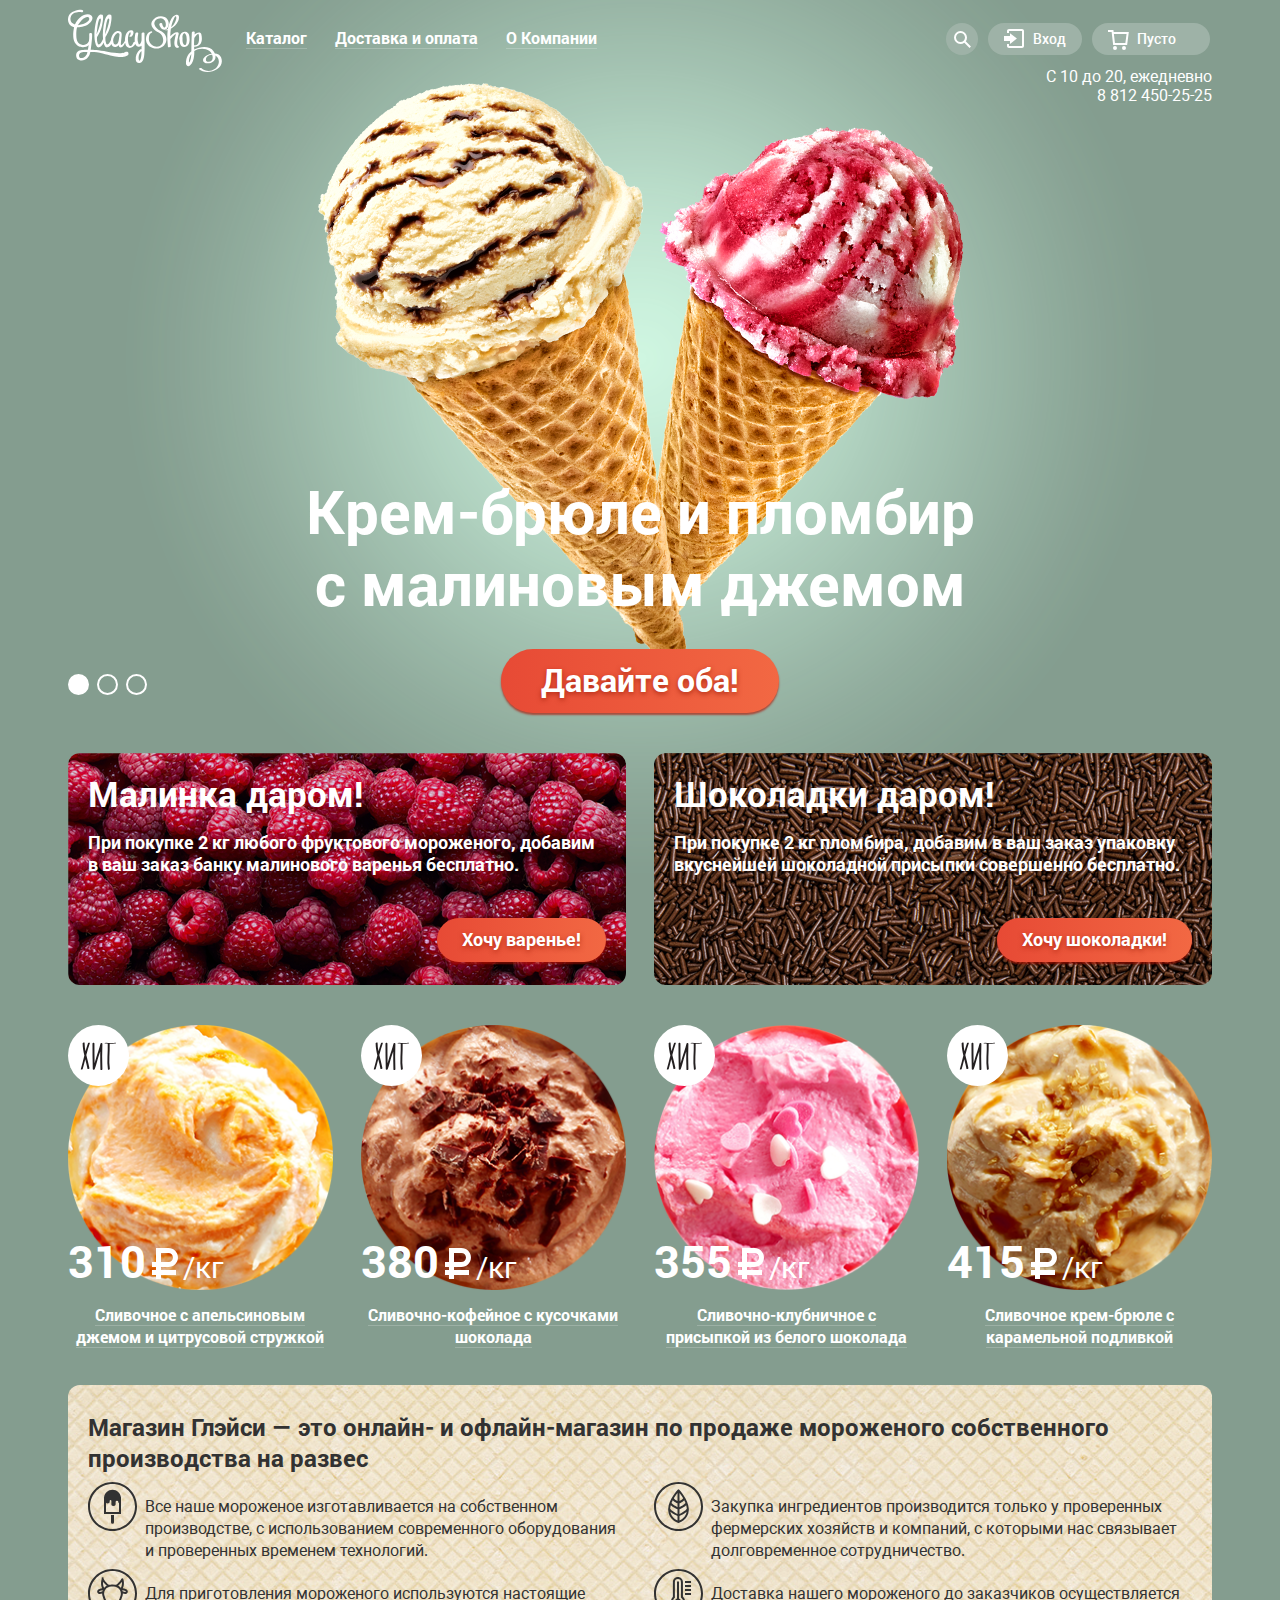
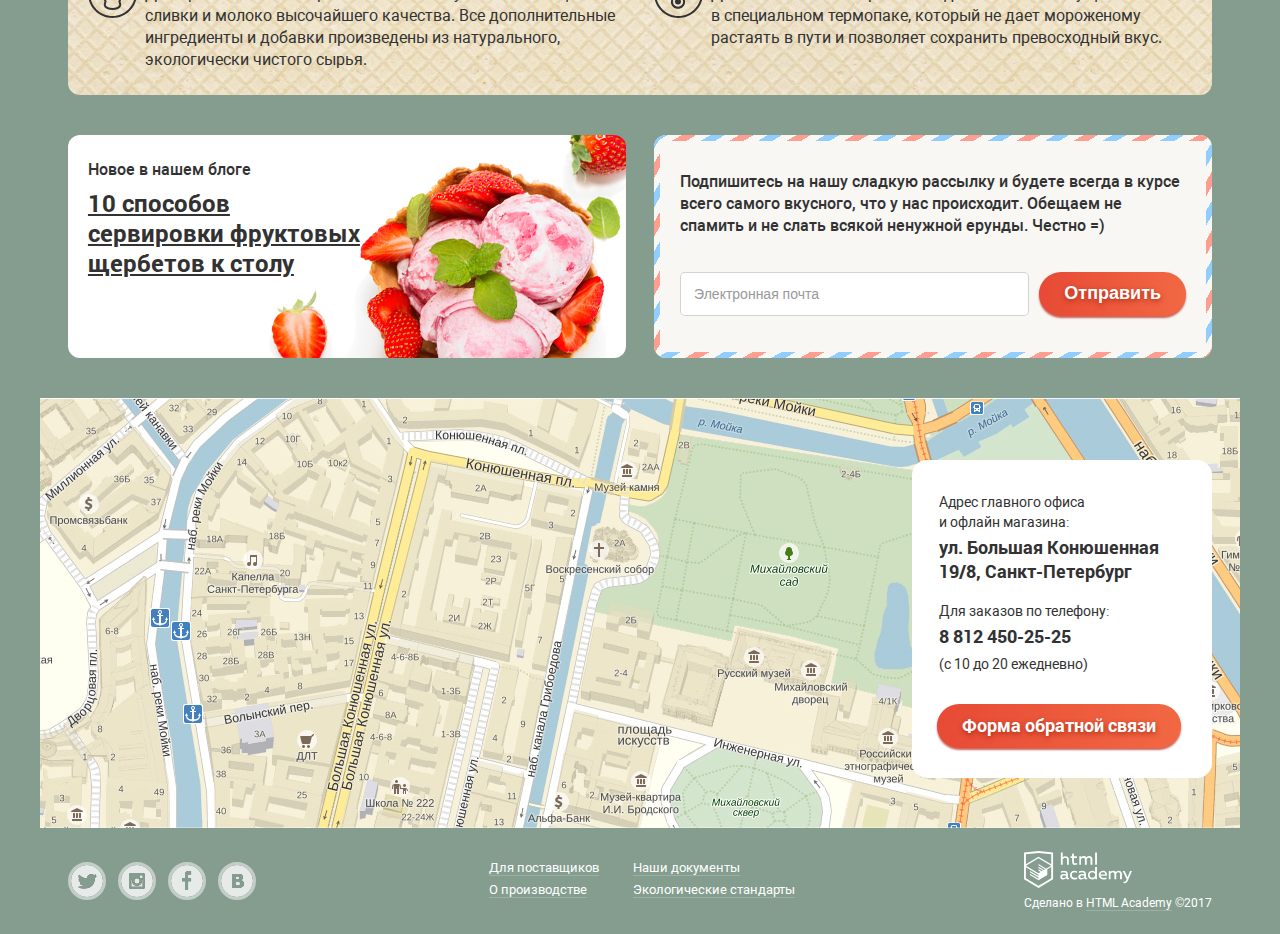
<file: index.html>
<!DOCTYPE html>
<html lang="ru">
  <head>
    <meta charset="utf-8">
    <title>HTML Academy: Глейси</title>
    <link rel="stylesheet" href="css/normalize.css">
    <link rel="stylesheet" href="css/style.css">
  </head>
  <body>
    <input type="radio" name="toggle-slider" id="btn-1" checked>
    <input type="radio" name="toggle-slider" id="btn-2">
    <input type="radio" name="toggle-slider" id="btn-3">
    <div class="site-wrapper">
      <div class="site-container">
        <div class="site-inner">
          <header class="page-header">
            <a class="page-header__logo" tabindex="0">
              <img class="page-header__logo-image" src="img/svg-gllacy/logo.svg" alt="логотип магазина мороженого Gllacy" width="154" height="64">
            </a>

            <div class="header-menu-wrapper">

              <nav class="main-nav">
                <ul class="main-nav__list">
                  <li class="main-nav__item  main-nav__item--catalog">
                    <a class="main-nav__link" href="#">
                    <span class="bordered">Каталог</span>
                  </a>
                    <ul class="sub-menu">
                      <li class="sub-menu__item">
                        <a class="sub-menu__link  sub-menu__link--group-title">
                        <span class="">Новинки</span>
                      </a>
                      </li>
                      <li class="sub-menu__item">
                        <a class="sub-menu__link" href="catalog-creamy.html">Сливочное</a>
                      </li>
                      <li class="sub-menu__item">
                        <a class="sub-menu__link" href="#">Щербеты</a>
                      </li>
                      <li class="sub-menu__item">
                        <a class="sub-menu__link" href="#">Фруктовый лед</a>
                      </li>
                      <li class="sub-menu__item">
                        <a class="sub-menu__link" href="#">Мелорин</a>
                      </li>
                    </ul>
                  </li>
                  <li class="main-nav__item">
                    <a class="main-nav__link" href="#">
                    <span class="bordered">Доставка и оплата</span>
                  </a>
                  </li>
                  <li class="main-nav__item">
                    <a class="main-nav__link" href="#">
                      <span class="bordered">О Компании</span>
                    </a>
                  </li>
                </ul>
              </nav>

              <ul class="user-menu">
                <li class="user-menu__item  user-menu__item--search">
                  <a class="user-menu__link" href="#">
                    <span class="visually-hidden">Поиск по сайту</span>
                    <svg class="loupe-icon" xmlns="http://www.w3.org/2000/svg" xmlns:xlink="http://www.w3.org/1999/xlink" width="17" height="17" viewBox="0 0 17 17"  fill="#ffffff">
                      <path d="M16.958 15.527L11.75 10.32A6.455 6.455 0 0 0 13 6.5 6.5 6.5 0 1 0 6.5 13a6.465 6.465 0 0 0 3.839-1.263l5.205 5.204 1.414-1.414zM6.5 11C4.019 11 2 8.981 2 6.5S4.019 2 6.5 2 11 4.019 11 6.5 8.981 11 6.5 11z"/>
                    </svg>
                  </a>
                  <form class="form form--search" action="https://echo.htmlacademy.ru" method="post">
                    <label class="visually-hidden" for="search">Поле поиска по сайту</label>
                    <input class="form__input" type="search" id="search" name="search" placeholder="Что ищем?">
                  </form>
                </li>
                <li class="user-menu__item user-menu__item--login">
                  <a class="user-menu__link user-menu__link--login" href="#">
                    <svg xmlns="http://www.w3.org/2000/svg" xmlns:xlink="http://www.w3.org/1999/xlink" width="21" height="19" viewBox="0 0 21 19" fill="#ffffff">
                      <g><path d="M6 14.875L12.917 9.5 6 4.125v2.917H-.042v4.917H6z"/><path d="M18 0H5C3.9 0 3 .9 3 2v2h2V2h13v15H5v-2H3v2c0 1.1.9 2 2 2h13c1.1 0 2-.9 2-2V2c0-1.1-.9-2-2-2z"/></g>
                    </svg>
                    Вход
                  </a>
                  <form class="form form--login" action="https://echo.htmlacademy.ru" method="post">
                    <p class="form__field">
                      <label for="user-email" class="visually-hidden"></label>
                      <input class="form__input" id="login-user-email" type="email" name="user-email" placeholder="Электронная почта">
                    </p>
                    <p class="form__field">
                      <label for="user-password" class="visually-hidden"></label>
                      <input class="form__input" id="login-user-password" type="password" name="password" placeholder="Пароль">
                    </p>
                    <button class="btn" type="submit">Войти</button>
                    <p class="form__links">
                      <a href="#" class="form__link link-black">
                        <span class="bordered-black">Забыли пароль?</span>
                      </a>
                      <a href="#" class="form__link link-black">
                      <span class="bordered-black">Новая регистрация</span></a>
                    </p>
                  </form>
                </li>
                <li class="user-menu__item user-menu__item--cart user-menu__item--cart-empty">
                  <a class="user-menu__link" href="#">
                    Пусто
                  </a>
                </li>
              </ul>
            </div>

            <div class="page-header__info">
              <span class="page-header__time">С 10 до 20, ежедневно</span>
              <span class="page-header__phone">8 812 450-25-25</span>
            </div>
          </header>
        </div>

        <main class="page-main">
          <h1 class="page-main__title visually-hidden">Магазин мороженого GLLACY</h1>
          <div class="site-inner">
            <section class="slider">
              <h2 class="slider__title visually-hidden">Рекомендуем попробовать!</h2>
              <div class="slide slide__first" id="slide1">
                <div class="slide__title">Крем-брюле и пломбир с малиновым джемом</div>
                <a href="" class="slide__btn btn">Давайте оба!</a>
              </div>
              <div class="slide slide__second" id="slide2">
                <div class="slide__title">Шоколадный пломбир и лимонный сорбет </div>
                <a href="" class="slide__btn btn">Давайте оба!</a>
              </div>
              <div class="slide slide__third" id="slide3">
                <div class="slide__title">Пломбир с помадкой и клубничный щербет</div>
                <a href="" class="slide__btn btn">Давайте оба!</a>
              </div>
              <div class="slider__controls">
                <label for="btn-1"></label>
                <label for="btn-2"></label>
                <label for="btn-3"></label>
              </div>
            </section>

            <section class="banners-block row">
              <h2 class="banners-block__title visually-hidden">свежие предложения</h2>
              <section class="banner banner--raspberry col-2">
                <h2 class="banner__title">Малинка даром!</h2>
                <p class="banner__text">При покупке 2 кг любого фруктового мороженого, добавим в ваш заказ банку малинового варенья бесплатно.</p>
                <a href="#" class="banner__order btn">Хочу варенье!</a>
              </section>

              <section class="banner banner--chocolate col-2">
                <h2 class="banner__title">Шоколадки даром!</h2>
                <p class="banner__text">При покупке 2 кг пломбира, добавим в ваш заказ упаковку вкуснейшей шоколадной присыпки  совершенно бесплатно.</p>
                <a href="#" class="banner__order btn">Хочу шоколадки!</a>
              </section>
            </section>

            <section class="top-products">
              <h2 class="top-products__title visually-hidden">топ-продаж</h2>
              <ul class="top-products__list row">
                <li class="product col-4">
                  <h3 class="product__title">
                    <a class="product__link link-white" href="catalog-creamy.html">
                      <span class="bordered">Сливочное с апельсиновым джемом и цитрусовой стружкой</span>
                    </a>
                  </h3>
                  <div class="product__descr">
                    <img class="product__image" src="img/creamy-orange.png" width="267" height="267" alt="Сливочное с апельсиновым джемом и цитрусовой стружкой">
                    <p class="product__flag">
                      <img src="img/svg-gllacy/hit.svg" width="61" height="61" alt="хит">
                    </p>
                    <p class="product__price">
                      <b>310</b>
                      <span>/кг</span>
                    </p>
                  </div>
                  <div class="product__hover">
                    <a href="#" class="product__btn btn">Быстрый просмотр</a>
                  </div>
                </li>
                <li class="product col-4">
                  <h3 class="product__title">
                    <a class="product__link link-white" href="catalog-creamy.html">
                      <span class="bordered">Сливочно-кофейное с кусочками шоколада</span>
                    </a>
                  </h3>
                  <div class="product__descr">
                    <img class="product__image" src="img/creamy-coffee.png" width="267" height="267" alt="Сливочно-кофейное с кусочками шоколада">
                    <p class="product__flag">
                      <img src="img/svg-gllacy/hit.svg" width="61" height="61" alt="хит">
                    </p>
                    <p class="product__price">
                      <b>380</b>
                      <span>/кг</span>
                    </p>
                  </div>
                  <div class="product__hover">
                    <a href="#" class="product__btn btn">Быстрый просмотр</a>
                  </div>
                </li>
                <li class="product col-4">
                  <h3 class="product__title">
                    <a class="product__link link-white" href="catalog-creamy.html">
                      <span class="bordered">Сливочно-клубничное с присыпкой из белого шоколада</span>
                    </a>
                  </h3>
                  <div class="product__descr">
                    <img class="product__image" src="img/creamy-strawberry.png" width="267" height="267" alt="Сливочно-клубничное с присыпкой из белого шоколада">
                    <p class="product__flag">
                      <img src="img/svg-gllacy/hit.svg" width="61" height="61" alt="хит">
                    </p>
                    <p class="product__price">
                      <b>355</b>
                      <span>/кг</span>
                    </p>
                  </div>
                  <div class="product__hover">
                    <a href="#" class="product__btn btn">Быстрый просмотр</a>
                  </div>
                </li>
                <li class="product col-4">
                  <h3 class="product__title">
                    <a class="product__link link-white" href="catalog-creamy.html">
                      <span class="bordered">Сливочное крем-брюле с карамельной подливкой</span>
                    </a>
                  </h3>
                  <div class="product__descr">
                    <img class="product__image" src="img/creamy-caramel.png" width="267" height="267" alt="Сливочное крем-брюле с карамельной подливкой">
                    <p class="product__flag">
                      <img src="img/svg-gllacy/hit.svg" width="61" height="61" alt="хит">
                    </p>
                    <p class="product__price">
                      <b>415</b>
                      <span>/кг</span>
                    </p>
                  </div>
                  <div class="product__hover">
                    <a href="#" class="product__btn btn">Быстрый просмотр</a>
                  </div>
                </li>
              </ul>
            </section>

            <section class="features">
              <h2 class="features__heading visually-hidden">наши преимущества</h2>
              <p class="features__lead"><b>Магазин Глэйси — это онлайн- и офлайн-магазин по продаже мороженого собственного производства на развес</b></p>
              <ul class="features__list row">
                <li class="features__item  features__item--techno col-2">Все наше мороженое изготавливается на собственном производстве, с использованием современного оборудования и проверенных временем технологий.</li>
                <li class="features__item  features__item--eco col-2">Закупка ингредиентов  производится только у проверенных фермерских хозяйств и компаний, с которыми нас связывает долговременное сотрудничество.</li>
                <li class="features__item  features__item--farm col-2">Для приготовления мороженого используются настоящие сливки и молоко высочайшего качества. Все дополнительные ингредиенты и добавки произведены из натурального, экологически чистого сырья. </li>
                <li class="features__item  features__item--termo col-2">Доставка нашего мороженого до заказчиков осуществляется в специальном термопаке, который не дает мороженому растаять в пути и позволяет сохранить превосходный вкус.</li>
              </ul>
            </section>

            <div class="news-container row">
              <section class="news col-2">
                <h2 class="news__heading">Новое в нашем блоге</h2>
                <p class="news__theme">10 способов сервировки фруктовых щербетов к столу</p>
              </section>

              <section class="subscribe col-2">
                <h2 class="subscribe__title visually-hidden">Подписка на рассылку</h2>
                <div class="subscribe__container">
                  <p class="subscribe__text">Подпишитесь на нашу сладкую рассылку и будете всегда в курсе всего самого вкусного, что у нас происходит. Обещаем не спамить и не слать всякой ненужной ерунды. Честно =)</p>
                  <form class="subscribe__form form" action="https://echo.htmlacademy.ru" method="post">
                    <p class="form__field">
                      <label for="ss-email"></label>
                      <input class="email__input form__input" type="email" id="ss-email" name="ss-email" placeholder="Электронная почта">
                    </p>
                    <button class="email__submit btn">Отправить</button>
                  </form>
                </div>

              </section>
            </div>

          </div>

          <section class="contacts">
            <h2 class="contacts__title visually-hidden">Контакты</h2>
            <div class="map">
              <iframe src="https://www.google.com/maps/embed?pb=!1m18!1m12!1m3!1d1998.5991043651616!2d30.320894616081986!3d59.938794181876204!2m3!1f0!2f0!3f0!3m2!1i1024!2i768!4f13.1!3m3!1m2!1s0x4696310fca5ba729%3A0xea9c53d4493c879f!2z0JHQvtC70YzRiNCw0Y8g0JrQvtC90Y7RiNC10L3QvdCw0Y8g0YPQuy4sIDE5LCDQodCw0L3QutGCLdCf0LXRgtC10YDQsdGD0YDQsywgMTkxMTg2!5e0!3m2!1sru!2sru!4v1510158875766" width="1200" height="430" allowfullscreen></iframe>
              <p>
                <img class="map__image" src="img/map.jpg" alt="расположение на карте магазина Gllacy" width="1200" height="430">
              </p>
            </div>

            <section class="feedback">
              <h2 class="feedback__title visually-hidden">Обратная связь</h2>
              <table class="feedback__text">
                <tr class="feedback__address">
                  <td class="feedback__field">Адрес главного офиса и&nbsp;офлайн магазина:</td>
                  <td class="feedback__data">ул. Большая Конюшенная 19/8, Санкт-Петербург</td>
                </tr>
                <tr class="feedback__phone">
                  <td class="feedback__field">Для заказов по телефону:</td>
                  <td class="feedback__data">8 812 450-25-25<span>(с 10 до 20 ежедневно)</span></td>
                </tr>
              </table>
              <a href="#" class="feedback__link btn">Форма обратной связи</a>
            </section>
          </section>

        </main>

        <div class="site-inner">
          <footer class="page-footer row">
            <div class="social col-4">
              <a class="social__link social__link--tw" href="https://twitter.com/htmlacademy_ru" target="_blank" title="Наш Твитер">
                <span class="visually-hidden">Твитер</span>
                <svg xmlns="http://www.w3.org/2000/svg" width="32" height="32" viewBox="0 0 32 32" fill="currentColor">
                  <path d="M16 0C7.164 0 0 7.164 0 16c0 8.837 7.164 16 16 16 8.837 0 16-7.163 16-16 0-8.836-7.163-16-16-16zm7.944 12.809c-.251 6.516-3.463 10.832-10.992 10.702h-.486c-.447 0-4.543-.443-5.344-1.823 2.479.19 4.247-.406 5.12-1.136-1.048-.289-2.923-.461-3.251-2.848.384.104.618.221 1.299.113-1.307-.824-2.758-1.519-2.679-3.643.311.317 1.164.518 1.46.457-.768-.233-2.149-3.244-.974-4.781 1.984 1.79 4.075 3.482 7.804 3.643.227-2.214 1.24-3.699 3.168-4.325 1.84-.479 3.255.26 3.901 1.138.737-.224 1.453-.466 2.193-.685-.004.833-.569 1.463-.935 1.709.747.165 1.423-.475 1.423-.475-.184.963-1.094 1.725-1.707 1.954z"/>
                </svg>
              </a>
              <a class="social__link social__link--in" href="https://www.instagram.com/htmlacademy/" target="_blank" title="Наш Инстаграм">
                <span class="visually-hidden">Инстаграм</span>
                <svg xmlns="http://www.w3.org/2000/svg" width="32" height="32" viewBox="0 0 32 32" fill="currentColor">
                  <g>
                    <path d="M20.916 16a4.938 4.938 0 1 1-9.877 0c0-.394.051-.773.138-1.14h-.897v6.838h11.396V14.86h-.897c.086.367.137.746.137 1.14z"/><path d="M15.978 18.659c1.466 0 2.659-1.193 2.659-2.659s-1.193-2.659-2.659-2.659c-1.466 0-2.659 1.193-2.659 2.659s1.192 2.659 2.659 2.659zM18.637 10.302h3.039v3.039h-3.039z"/><path d="M16 0C7.164 0 0 7.164 0 16c0 8.837 7.164 16 16 16 8.837 0 16-7.163 16-16 0-8.836-7.163-16-16-16zm7.955 21.698a2.285 2.285 0 0 1-2.279 2.279H10.279A2.285 2.285 0 0 1 8 21.698V10.302a2.286 2.286 0 0 1 2.279-2.279h11.396a2.286 2.286 0 0 1 2.279 2.279v11.396z"/>
                  </g>
                </svg>
              </a>
              <a class="social__link social__link--fb" href="https://www.facebook.com/htmlacademy" target="_blank" title="Наш Фейсбук">
                <span class="visually-hidden">Фейсбук</span>
                <svg xmlns="http://www.w3.org/2000/svg" width="32" height="32" viewBox="0 0 32 32" fill="currentColor">
                  <path d="M16 0C7.164 0 0 7.163 0 16s7.164 16 16 16c8.837 0 16-7.164 16-16S24.837 0 16 0zm4.062 9.455h-3.021v3.444h3.021v3.445h-3.021v8.61H14.02v-8.61H11v-3.445h3.021V9.455c0-1.902 1.353-3.445 3.021-3.445h3.021v3.445z"/>
                </svg>
              </a>
              <a class="social__link social__link--vk" href="https://vk.com/htmlacademy_ru" target="_blank" title="Наш ВКонтакте">
                <span class="visually-hidden">Твитер</span>
                <svg xmlns="http://www.w3.org/2000/svg" width="32" height="32" viewBox="0 0 32 32" fill="currentColor">
                  <g><path d="M16.637 14.495c.402-.019.719-.082.951-.188.326-.145.54-.33.641-.559.101-.229.15-.496.15-.797 0-.232-.058-.465-.174-.697-.116-.232-.322-.405-.617-.517-.264-.1-.592-.155-.984-.165a76.242 76.242 0 0 0-1.652-.014h-.339v2.965h.565c.571 0 1.057-.009 1.459-.028zM18.118 17.084c-.282-.081-.672-.125-1.166-.132a127.97 127.97 0 0 0-1.55-.009h-.79v3.493h.264c1.014 0 1.74-.003 2.18-.009a3.2 3.2 0 0 0 1.212-.245c.377-.157.633-.364.774-.625s.214-.562.214-.9c0-.446-.088-.788-.261-1.03-.17-.241-.464-.423-.877-.543z"/><path d="M16 0C7.164 0 0 7.164 0 16c0 8.837 7.164 16 16 16 8.837 0 16-7.163 16-16 0-8.836-7.163-16-16-16zm6.602 20.531a3.73 3.73 0 0 1-1.124 1.327c-.552.415-1.161.71-1.823.886s-1.501.264-2.519.264h-6.121V8.987h5.443c1.13 0 1.957.038 2.48.113a5.126 5.126 0 0 1 1.561.5c.533.27.929.632 1.189 1.087.26.455.392.975.392 1.558 0 .678-.179 1.278-.536 1.795-.358.518-.863.92-1.517 1.208v.075c.917.182 1.642.559 2.179 1.13.537.571.807 1.325.807 2.261 0 .678-.138 1.283-.411 1.817z"/>
                  </g>
                </svg>
              </a>
            </div>

            <div class="page-footer__wrapper col-2">
              <ul class="about">
                <li class="about__item about__item__providers">
                  <a class="link-white" href="#">
                    <span class="bordered">Для поставщиков</span>
                  </a>
                </li>
                <li class="about__item">
                  <a class="link-white" href="#">
                    <span class="bordered">Наши документы</span>
                  </a>
                </li>
                <li class="about__item">
                  <a class="link-white" href="#">
                    <span class="bordered">О производстве</span>
                  </a>
                </li>
                <li class="about__item">
                  <a class="link-white" href="#">
                    <span class="bordered">Экологические стандарты</span>
                  </a>
                </li>
              </ul>
            </div>

            <div class="copyright col-4">
              <div class="copyright__inner">
                <a href="https://htmlacademy.ru/intensive/htmlcss" class="copyright__logo">
                <img class="copyright__image" src="img/svg-gllacy/logo-htmlacademy.svg" alt="Логотип HTMLAcademy" width="108" height="39">
                </a>
                <p class="copyright__text"> Сделано в
                  <a href="https://htmlacademy.ru/intensive/htmlcss" class="copyright__link link-white">
                    <span class="bordered">HTML Academy</span>
                  </a>
                  &copy;2017
                </p>
              </div>
            </div>
          </footer>
        </div>

      </div>

      <section class="modal modal--feedback">
        <h2 class="visually-hidden">Форма обратной связи</h2>
        <p class="modal__slogan"><b>Мы обязательно вам ответим!</b></p>
        <form class="form form-feedback" action="https://echo.htmlacademy.ru" method="post">
          <p class="form__field form-feedback__field">
            <label for="feedback-name"></label>
            <input class="form__input" type="text" id="feedback-name" name="user-name" placeholder="Как Вас зовут?" required>
          </p>
          <p class="form__field form-feedback__field">
            <label for="feedback-email"></label>
            <input class="form__input" type="user-email" id="feedback-email" name="email" placeholder="Ваша почта для ответа?" required>
          </p>
          <p class="form__field form-feedback__textarea">
            <label for="feedback-text"></label>
            <textarea class="form__input" id="feedback-text" name="letter" rows="6" placeholder="Напишите что-нибудь..." required></textarea>
          </p>
          <button class="btn form-feedback__btn" type="submit">Отправить</button>
        </form>
        <button class="modal__close" type="button" title="Закрыть">Закрыть</button>
      </section>

      <div class="overlay"></div>
    </div>

    <script src="js/script.js"></script>
  </body>
</html>
</file>
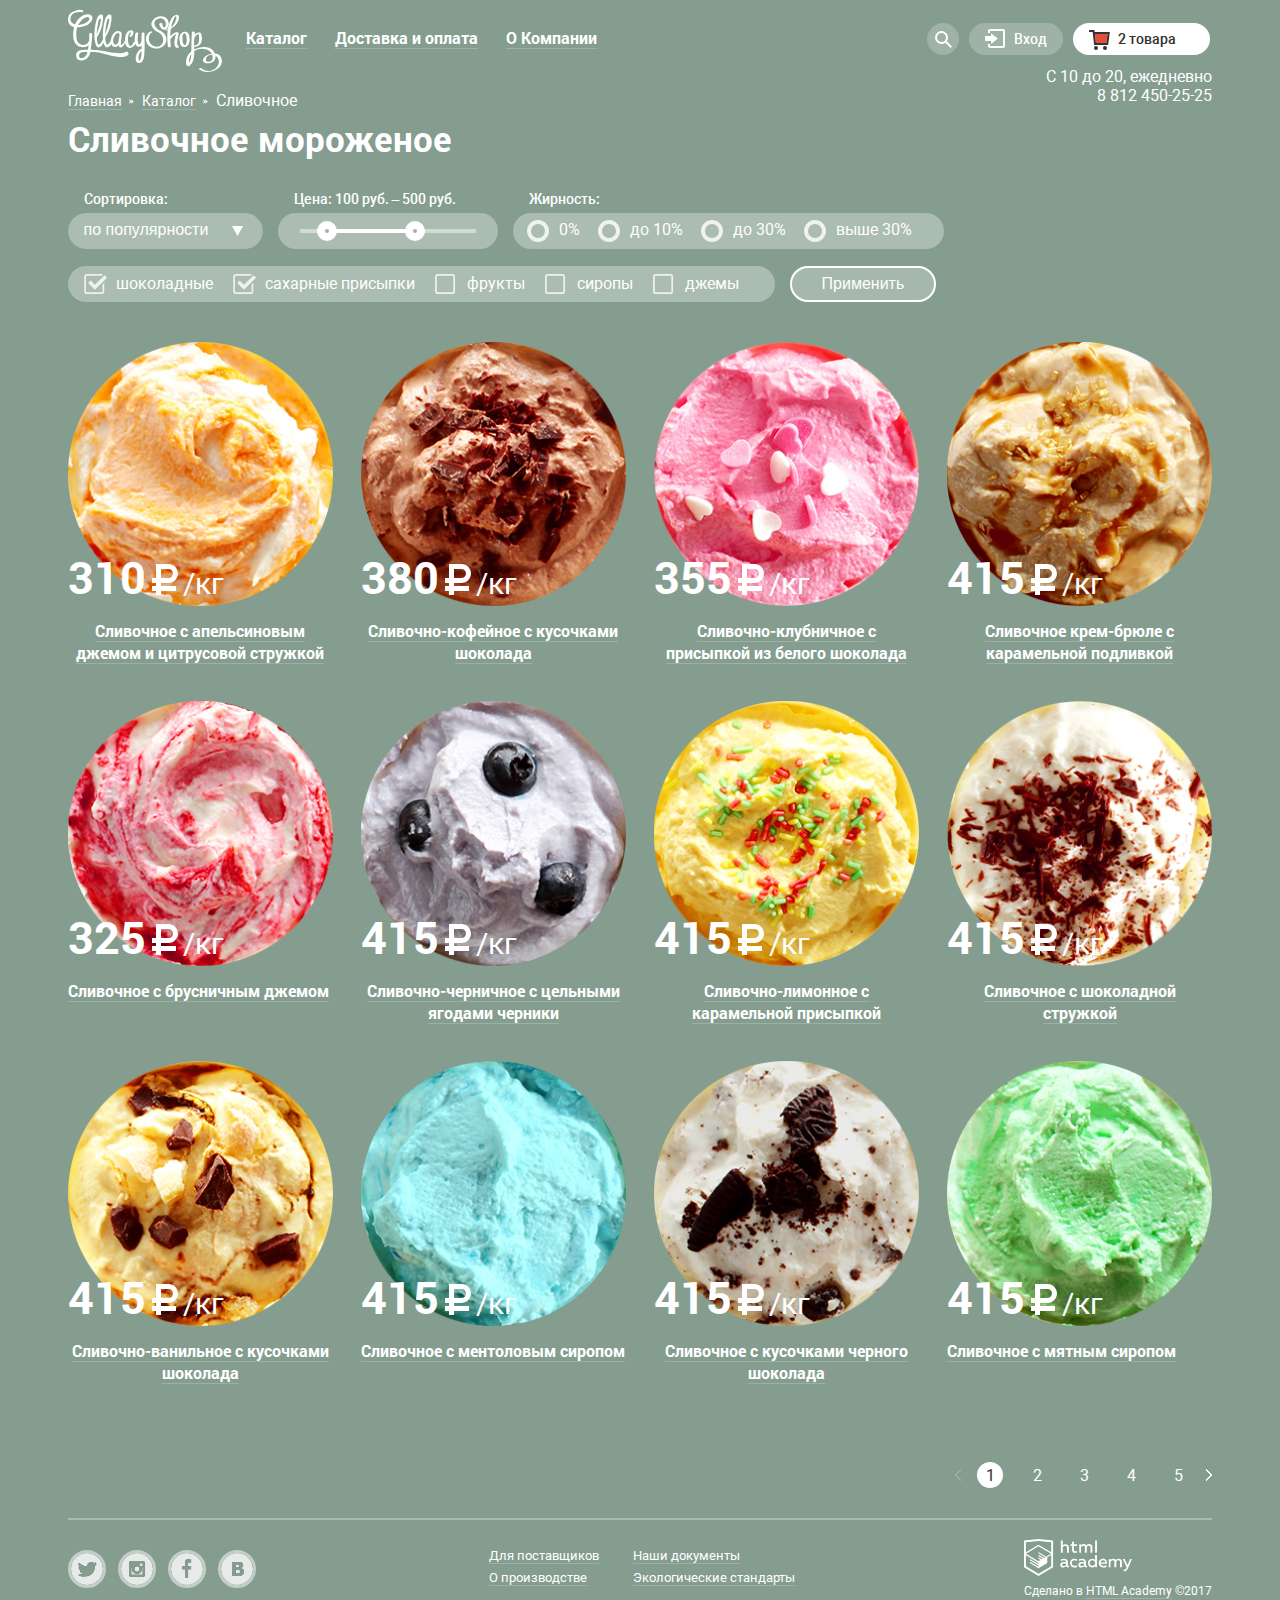
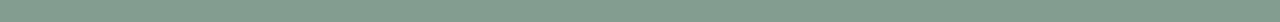
<file: catalog-creamy.html>
<!DOCTYPE html>
<html lang="ru">
  <head>
    <meta charset="UTF-8">
    <title>gllacy</title>
    <link rel="stylesheet" href="css/normalize.css">
    <link rel="stylesheet" href="css/style.css">
  </head>
  <body class="inner-page">
    <div class="site-wrapper">
      <div class="site-container">
        <div class="site-inner">
          <header class="page-header">
            <a class="page-header__logo" href="index.html">
              <img class="page-header__logo-image" src="img/svg-gllacy/logo.svg" alt="логотип магазина мороженого Gllacy" width="154" height="64">
            </a>

            <div class="header-menu-wrapper">

              <nav class="main-nav">
                <ul class="main-nav__list">
                  <li class="main-nav__item main-nav__item--catalog">
                    <a class="main-nav__link" href="#">
                    <span class="bordered">Каталог</span>
                  </a>
                    <ul class="sub-menu">
                      <li class="sub-menu__item">
                        <a class="sub-menu__link sub-menu__link--group-title">
                        <span class="bordered">Новинки</span>
                      </a>
                      </li>
                      <li class="sub-menu__item sub-menu__item--current">
                        <a class="sub-menu__link">Сливочное</a>
                      </li>
                      <li class="sub-menu__item">
                        <a class="sub-menu__link" href="#">Щербеты</a>
                      </li>
                      <li class="sub-menu__item">
                        <a class="sub-menu__link" href="#">Фруктовый лед</a>
                      </li>
                      <li class="sub-menu__item">
                        <a class="sub-menu__link" href="#">Мелорин</a>
                      </li>
                    </ul>
                  </li>
                  <li class="main-nav__item">
                    <a class="main-nav__link" href="#">
                    <span class="bordered">Доставка и оплата</span>
                  </a>
                  </li>
                  <li class="main-nav__item">
                    <a class="main-nav__link" href="#">
                      <span class="bordered">О Компании</span>
                    </a>
                  </li>
                </ul>
              </nav>

              <ul class="user-menu">
                <li class="user-menu__item user-menu__item--search">
                  <a class="user-menu__link" href="#">
                    <span class="visually-hidden">Поиск по сайту</span>
                    <svg class="loupe-icon" xmlns="http://www.w3.org/2000/svg" xmlns:xlink="http://www.w3.org/1999/xlink" width="17" height="17" viewBox="0 0 17 17"  fill="#ffffff">
                      <path d="M16.958 15.527L11.75 10.32A6.455 6.455 0 0 0 13 6.5 6.5 6.5 0 1 0 6.5 13a6.465 6.465 0 0 0 3.839-1.263l5.205 5.204 1.414-1.414zM6.5 11C4.019 11 2 8.981 2 6.5S4.019 2 6.5 2 11 4.019 11 6.5 8.981 11 6.5 11z"/>
                    </svg>
                  </a>
                  <form class="form form--search" action="https://echo.htmlacademy.ru" method="post">
                    <label class="visually-hidden" for="search">Поле поиска по сайту</label>
                    <input class="form__input" type="search" id="search" name="search" placeholder="Что ищем?">
                  </form>
                </li>
                <li class="user-menu__item user-menu__item--login">
                  <a class="user-menu__link user-menu__link--login" href="#">
                    <svg xmlns="http://www.w3.org/2000/svg" xmlns:xlink="http://www.w3.org/1999/xlink" width="21" height="19" viewBox="0 0 21 19" fill="#ffffff">
                      <g>
                        <path d="M6 14.875L12.917 9.5 6 4.125v2.917H-.042v4.917H6z"/><path d="M18 0H5C3.9 0 3 .9 3 2v2h2V2h13v15H5v-2H3v2c0 1.1.9 2 2 2h13c1.1 0 2-.9 2-2V2c0-1.1-.9-2-2-2z"/>
                      </g>
                    </svg>
                    Вход
                  </a>
                  <form class="form form--login" action="https://echo.htmlacademy.ru" method="post">
                    <p class="form__field">
                      <label for="login-user-email" class="visually-hidden"></label>
                      <input class="form__input" id="login-user-email" type="email" name="user-email" placeholder="Электронная почта">
                    </p>
                    <p class="form__field">
                      <label for="login-user-password" class="visually-hidden"></label>
                      <input class="form__input" id="login-user-password" type="password" name="password" placeholder="Пароль">
                    </p>
                    <button class="btn" type="submit">Войти</button>
                    <p class="form__links">
                      <a href="#" class="form__link link-black">
                        <span class="bordered-black">Забыли пароль?</span>
                      </a>
                      <a href="#" class="form__link link-black">
                      <span class="bordered-black">Новая регистрация</span></a>
                    </p>
                  </form>
                </li>
                <li class="user-menu__item user-menu__item--cart user-menu__item--cart-full">
                  <a class="user-menu__link  user-menu__link-cart-full" href="#">
                    2 товара
                  </a>
                  <div class="cart">
                    <table class="cart__info">
                      <tr>
                        <td class="cart__delete">
                          <button type="submit"><span class="visually-hidden">удалить</span></button>
                        </td>
                        <td class="cart__image">
                          <img src="img/creamy-orange.png" alt="изображение товара" width="33" height="33">
                        </td>
                        <td class="cart__name">
                          Пломбир с апельсиновым джемом
                        </td>
                        <td class="cart__value">
                          1,5 кг х
                          <span>200 руб.</span>
                        </td>
                        <td class="cart__sum">300 руб.</td>
                      </tr>
                      <tr>
                        <td class="cart__delete">
                          <button type="submit"><span class="visually-hidden">удалить</span></button>
                        </td>
                        <td class="cart__image">
                          <img src="img/creamy-strawberry.png" alt="изображение товара" width="33" height="33">
                        </td>
                        <td class="cart__name">
                          Клубничный пломбир с присыпкой  из белого шоколада
                        </td>
                        <td class="cart__value">
                          1,5 кг х
                          <span>300 руб.</span>
                        </td>
                        <td class="cart__sum">450 руб.</td>
                      </tr>
                    </table>
                    <p class="cart__total">
                      <b>Итого:750 руб.</b>
                    </p>
                    <a href="#" class="cart__btn btn">
                      Оформить заказ
                    </a>
                  </div>
                </li>
              </ul>
            </div>

            <div class="page-header__info">
              <span class="page-header__time">С 10 до 20, ежедневно</span>
              <span class="page-header__phone">8 812 450-25-25</span>
            </div>
          </header>

          <main class="page-content">
            <header class="page-content__header">
              <h1 class="page-content__title">Сливочное мороженое</h1>

              <ul class="breadcrumbs">
                <li class="breadcrumbs__item">
                  <a class="link-white" href="index.html">
                    <span class="bordered">Главная</span>
                  </a>
                </li>
                <li class="breadcrumbs__item">
                  <a class="link-white" href="catalog.html">
                    <span class="bordered">Каталог</span>
                  </a>
                </li>
                <li class="breadcrumbs__item breadcrumbs__item--current">Сливочное</li>
              </ul>
            </header>

            <section class="filters">
              <form class="form-filter" action="https://echo.htmlacademy.ru" method="post">
                <fieldset class="form-filter__group form-filter__group--select">
                  <legend>Сортировка:</legend>
                  <select name="sort" id="filter-sort">
                    <option value="popular">по популярности</option>
                    <option value="low">сначала недорогие</option>
                    <option value="high">сначала дорогие</option>
                    <option value="fat">по жирности</option>
                  </select>
                </fieldset>

                <fieldset class="form-filter__group form-filter__group--range">
                  <legend>Цена: 100 руб. – 500 руб.</legend>
                  <div class="range-filter">
                    <div class="range-filter__range-controls">
                      <div class="range-filter__range-scale">
                        <div class="range-filter__range-bar" style="width:60%"></div>
                      </div>
                      <div class="range-filter__range-toggle range-filter__range-toggle--min" tabindex="0"></div>
                      <div class="range-filter__range-toggle range-filter__range-toggle--max" tabindex="0"></div>
                      </div>
                    </div>
                </fieldset>

                <fieldset class="form-filter__group form-filter__group--radio">
                  <legend>Жирность:</legend>
                  <ul class="form-filter__list">
                    <li class="form-filter__item">
                      <input class="form-filter__radio visually-hidden" type="radio" name="fat" value="0" id="filter-zero">
                      <label for="filter-zero">0%</label>
                    </li>
                    <li class="form-filter__item">
                      <input class="form-filter__radio visually-hidden" type="radio" name="fat" value="less10" id="filter-less10">
                      <label for="filter-less10">до 10%</label>
                    </li>
                    <li class="form-filter__item">
                      <input class="form-filter__radio visually-hidden" type="radio" name="fat" value="less30" id="filter-less30">
                      <label for="filter-less30" checked>до 30%</label>
                    </li>
                    <li class="form-filter__item">
                      <input class="form-filter__radio visually-hidden" type="radio" name="fat" value="more30" id="filter-more30">
                      <label for="filter-more30">выше 30%</label>
                    </li>
                  </ul>
                </fieldset>

                <fieldset class="form-filter__group form-filter__group--checkbox">
                  <legend>Наполнители:</legend>
                  <ul class="form-filter__list">
                    <li class="form-filter__item">
                      <input class="form-filter__checkbox visually-hidden" type="checkbox" name="choco" id="filter-choco" checked></input>
                      <label for="filter-choco">шоколадные</label>
                    </li>
                    <li class="form-filter__item">
                      <input class="form-filter__checkbox visually-hidden" type="checkbox" name="sugar" id="filter-sugar" checked></input>
                      <label for="filter-sugar">сахарные присыпки</label>
                    </li>
                    <li class="form-filter__item">
                      <input class="form-filter__checkbox visually-hidden" type="checkbox" name="fruit" id="filter-fruit"></input>
                      <label for="filter-fruit">фрукты</label>
                    </li>
                    <li class="form-filter__item">
                      <input class="form-filter__checkbox visually-hidden" type="checkbox" name="syrup" id="filter-syrup"></input>
                      <label for="filter-syrup">сиропы</label>
                    </li>
                    <li class="form-filter__item">
                      <input class="form-filter__checkbox visually-hidden" type="checkbox" name="jam" id="filter-jam"></input>
                      <label for="filter-jam">джемы</label>
                    </li>
                  </ul>
                </fieldset>

                <button class="btn btn--filter" type="submit">Применить</button>
              </form>

            </section>

            <section class="catalog">
              <h2 class="visually-hidden">каталог продукции</h2>
              <ul class="products__list row">
                <li class="product col-4">
                  <h3 class="product__title">
                    <a class="product__link link-white" href="catalog-creamy.html">
                      <span class="bordered">Сливочное с апельсиновым джемом и цитрусовой стружкой</span>
                    </a>
                  </h3>
                  <div class="product__descr">
                    <img class="product__image" src="img/creamy-orange.png" width="267" height="267" alt="Сливочное с апельсиновым джемом и цитрусовой стружкой">
                    <p class="product__price">
                      <b>310</b>
                      <span>/кг</span>
                    </p>
                  </div>
                  <div class="product__hover">
                    <a href="#" class="product__btn btn">Быстрый просмотр</a>
                  </div>
                </li>
                <li class="product col-4">
                  <h3 class="product__title">
                    <a class="product__link link-white" href="catalog-creamy.html">
                      <span class="bordered">Сливочно-кофейное с кусочками шоколада</span>
                    </a>
                  </h3>
                  <div class="product__descr">
                    <img class="product__image" src="img/creamy-coffee.png" width="267" height="267" alt="Сливочно-кофейное с кусочками шоколада">
                    <p class="product__price">
                      <b>380</b>
                      <span>/кг</span>
                    </p>
                  </div>
                  <div class="product__hover">
                    <a href="#" class="product__btn btn">Быстрый просмотр</a>
                  </div>
                </li>
                <li class="product col-4">
                  <h3 class="product__title">
                    <a class="product__link link-white" href="catalog-creamy.html">
                      <span class="bordered">Сливочно-клубничное с присыпкой из белого шоколада</span>
                    </a>
                  </h3>
                  <div class="product__descr">
                    <img class="product__image" src="img/creamy-strawberry.png" width="267" height="267" alt="Сливочно-клубничное с присыпкой из белого шоколада">
                    <p class="product__price">
                      <b>355</b>
                      <span>/кг</span>
                    </p>
                  </div>
                  <div class="product__hover">
                    <a href="#" class="product__btn btn">Быстрый просмотр</a>
                  </div>
                </li>
                <li class="product col-4">
                  <h3 class="product__title">
                    <a class="product__link link-white" href="catalog-creamy.html">
                      <span class="bordered">Сливочное крем-брюле с карамельной подливкой</span>
                    </a>
                  </h3>
                  <div class="product__descr">
                    <img class="product__image" src="img/creamy-caramel.png" width="267" height="267" alt="Сливочное крем-брюле с карамельной подливкой">
                    <p class="product__price">
                      <b>415</b>
                      <span>/кг</span>
                    </p>
                  </div>
                  <div class="product__hover">
                    <a href="#" class="product__btn btn">Быстрый просмотр</a>
                  </div>
                </li>
                <li class="product col-4">
                  <h3 class="product__title">
                    <a class="product__link link-white" href="catalog-creamy.html">
                      <span class="bordered">Сливочное с брусничным джемом</span>
                    </a>
                  </h3>
                  <div class="product__descr">
                    <img class="product__image" src="img/creamy-lingoberry.png" width="267" height="267" alt="Сливочное с брусничным джемом">
                    <p class="product__price">
                      <b>325</b>
                      <span>/кг</span>
                    </p>
                  </div>
                  <div class="product__hover">
                    <a href="#" class="product__btn btn">Быстрый просмотр</a>
                  </div>
                </li>
                <li class="product col-4">
                  <h3 class="product__title">
                    <a class="product__link link-white" href="catalog-creamy.html">
                      <span class="bordered">Сливочно-черничное с цельными ягодами черники</span>
                    </a>
                  </h3>
                  <div class="product__descr">
                    <img class="product__image" src="img/creamy-blueberry.png" width="267" height="267" alt="Сливочно-черничное с цельными ягодами черники">
                    <p class="product__price">
                      <b>415</b>
                      <span>/кг</span>
                    </p>
                  </div>
                  <div class="product__hover">
                    <a href="#" class="product__btn btn">Быстрый просмотр</a>
                  </div>
                </li>
                <li class="product col-4">
                  <h3 class="product__title">
                    <a class="product__link link-white" href="catalog-creamy.html">
                      <span class="bordered">Сливочно-лимонное с карамельной присыпкой</span>
                    </a>
                  </h3>
                  <div class="product__descr">
                    <img class="product__image" src="img/creamy-lemon.png" width="267" height="267" alt="Сливочно-лимонное с карамельной присыпкой">
                    <p class="product__price">
                      <b>415</b>
                      <span>/кг</span>
                    </p>
                  </div>
                  <div class="product__hover">
                    <a href="#" class="product__btn btn">Быстрый просмотр</a>
                  </div>
                </li>
                <li class="product col-4">
                  <h3 class="product__title">
                    <a class="product__link link-white" href="catalog-creamy.html">
                      <span class="bordered">Сливочное с шоколадной стружкой</span>
                    </a>
                  </h3>
                  <div class="product__descr">
                    <img class="product__image" src="img/creamy-choco-chips.png" width="267" height="267" alt="Сливочное с шоколадной стружкой">
                    <p class="product__price">
                      <b>415</b>
                      <span>/кг</span>
                    </p>
                  </div>
                  <div class="product__hover">
                    <a href="#" class="product__btn btn">Быстрый просмотр</a>
                  </div>
                </li><li class="product col-4">
                  <h3 class="product__title">
                    <a class="product__link link-white" href="catalog-creamy.html">
                      <span class="bordered">Сливочно-ванильное с кусочками шоколада</span>
                    </a>
                  </h3>
                  <div class="product__descr">
                    <img class="product__image" src="img/creamy-vanilla.png" width="267" height="267" alt="Сливочно-ванильное с кусочками шоколада">
                    <p class="product__price">
                      <b>415</b>
                      <span>/кг</span>
                    </p>
                  </div>
                  <div class="product__hover">
                    <a href="#" class="product__btn btn">Быстрый просмотр</a>
                  </div>
                </li>
                <li class="product col-4">
                  <h3 class="product__title">
                    <a class="product__link link-white" href="catalog-creamy.html">
                      <span class="bordered">Сливочноe с ментоловым сиропом</span>
                    </a>
                  </h3>
                  <div class="product__descr">
                    <img class="product__image" src="img/creamy-menthol.png" width="267" height="267" alt="Сливочноe с ментоловым сиропом">
                    <p class="product__price">
                      <b>415</b>
                      <span>/кг</span>
                    </p>
                  </div>
                  <div class="product__hover">
                    <a href="#" class="product__btn btn">Быстрый просмотр</a>
                  </div>
                </li>
                <li class="product col-4">
                  <h3 class="product__title">
                    <a class="product__link link-white" href="catalog-creamy.html">
                      <span class="bordered">Сливочное с кусочками черного шоколада</span>
                    </a>
                  </h3>
                  <div class="product__descr">
                    <img class="product__image" src="img/creamy-choco-chunks.png" width="267" height="267" alt="Сливочное с кусочками черного шоколада">
                    <p class="product__price">
                      <b>415</b>
                      <span>/кг</span>
                    </p>
                  </div>
                  <div class="product__hover">
                    <a href="#" class="product__btn btn">Быстрый просмотр</a>
                  </div>
                </li>
                <li class="product col-4">
                  <h3 class="product__title">
                    <a class="product__link link-white" href="catalog-creamy.html">
                      <span class="bordered">Сливочное с мятным сиропом</span>
                    </a>
                  </h3>
                  <div class="product__descr">
                    <img class="product__image" src="img/creamy-minth.png" width="267" height="267" alt="Сливочное с мятным сиропом">
                    <p class="product__price">
                      <b>415</b>
                      <span>/кг</span>
                    </p>
                  </div>
                  <div class="product__hover">
                    <a href="#" class="product__btn btn">Быстрый просмотр</a>
                  </div>
                </li>
              </ul>
            </section>

            <div class="pagination">
              <ul class="pagination__list">
                <li class="pagination__item  pagination__item--prev">
                  <a href="#" class="pagination__link disabled">назад</a>
                </li>
                <li class="pagination__item pagination__item--current">
                  <a class="pagination__link pagination__link--current">1</a>
                </li>
                <li class="pagination__item">
                  <a href="#" class="pagination__link">2</a>
                </li>
                <li class="pagination__item">
                  <a href="#" class="pagination__link">3</a>
                </li>
                <li class="pagination__item">
                  <a href="#" class="pagination__link">4</a>
                </li>
                <li class="pagination__item">
                  <a href="#" class="pagination__link">5</a>
                </li>
                <li class="pagination__item pagination__item--next">
                  <a href="#" class="pagination__link">вперёд</a>
                </li>
              </ul>
            </div>
          </main>


          <footer class="page-footer row">
            <div class="social col-4">
              <a class="social__link  social__link--tw" href="https://twitter.com/htmlacademy_ru" target="_blank" title="Наш Твитер">
                <span class="visually-hidden">Твитер</span>
                <svg xmlns="http://www.w3.org/2000/svg" width="32" height="32" viewBox="0 0 32 32" fill="currentColor">
                  <path d="M16 0C7.164 0 0 7.164 0 16c0 8.837 7.164 16 16 16 8.837 0 16-7.163 16-16 0-8.836-7.163-16-16-16zm7.944 12.809c-.251 6.516-3.463 10.832-10.992 10.702h-.486c-.447 0-4.543-.443-5.344-1.823 2.479.19 4.247-.406 5.12-1.136-1.048-.289-2.923-.461-3.251-2.848.384.104.618.221 1.299.113-1.307-.824-2.758-1.519-2.679-3.643.311.317 1.164.518 1.46.457-.768-.233-2.149-3.244-.974-4.781 1.984 1.79 4.075 3.482 7.804 3.643.227-2.214 1.24-3.699 3.168-4.325 1.84-.479 3.255.26 3.901 1.138.737-.224 1.453-.466 2.193-.685-.004.833-.569 1.463-.935 1.709.747.165 1.423-.475 1.423-.475-.184.963-1.094 1.725-1.707 1.954z"/>
                </svg>
              </a>
              <a class="social__link  social__link--in" href="https://www.instagram.com/htmlacademy/" target="_blank" title="Наш Инстаграм">
                <span class="visually-hidden">Инстаграм</span>
                <svg xmlns="http://www.w3.org/2000/svg" width="32" height="32" viewBox="0 0 32 32" fill="currentColor">
                  <g>
                    <path d="M20.916 16a4.938 4.938 0 1 1-9.877 0c0-.394.051-.773.138-1.14h-.897v6.838h11.396V14.86h-.897c.086.367.137.746.137 1.14z"/><path d="M15.978 18.659c1.466 0 2.659-1.193 2.659-2.659s-1.193-2.659-2.659-2.659c-1.466 0-2.659 1.193-2.659 2.659s1.192 2.659 2.659 2.659zM18.637 10.302h3.039v3.039h-3.039z"/><path d="M16 0C7.164 0 0 7.164 0 16c0 8.837 7.164 16 16 16 8.837 0 16-7.163 16-16 0-8.836-7.163-16-16-16zm7.955 21.698a2.285 2.285 0 0 1-2.279 2.279H10.279A2.285 2.285 0 0 1 8 21.698V10.302a2.286 2.286 0 0 1 2.279-2.279h11.396a2.286 2.286 0 0 1 2.279 2.279v11.396z"/>
                  </g>
                </svg>
              </a>
              <a class="social__link  social__link--fb" href="https://www.facebook.com/htmlacademy" target="_blank" title="Наш Фейсбук">
                <span class="visually-hidden">Фейсбук</span>
                <svg xmlns="http://www.w3.org/2000/svg" width="32" height="32" viewBox="0 0 32 32" fill="currentColor">
                  <path d="M16 0C7.164 0 0 7.163 0 16s7.164 16 16 16c8.837 0 16-7.164 16-16S24.837 0 16 0zm4.062 9.455h-3.021v3.444h3.021v3.445h-3.021v8.61H14.02v-8.61H11v-3.445h3.021V9.455c0-1.902 1.353-3.445 3.021-3.445h3.021v3.445z"/>
                </svg>
              </a>
              <a class="social__link  social__link--vk" href="https://vk.com/htmlacademy_ru" target="_blank" title="Наш ВКонтакте">
                <span class="visually-hidden">Твитер</span>
                <svg xmlns="http://www.w3.org/2000/svg" width="32" height="32" viewBox="0 0 32 32" fill="currentColor">
                  <g><path d="M16.637 14.495c.402-.019.719-.082.951-.188.326-.145.54-.33.641-.559.101-.229.15-.496.15-.797 0-.232-.058-.465-.174-.697-.116-.232-.322-.405-.617-.517-.264-.1-.592-.155-.984-.165a76.242 76.242 0 0 0-1.652-.014h-.339v2.965h.565c.571 0 1.057-.009 1.459-.028zM18.118 17.084c-.282-.081-.672-.125-1.166-.132a127.97 127.97 0 0 0-1.55-.009h-.79v3.493h.264c1.014 0 1.74-.003 2.18-.009a3.2 3.2 0 0 0 1.212-.245c.377-.157.633-.364.774-.625s.214-.562.214-.9c0-.446-.088-.788-.261-1.03-.17-.241-.464-.423-.877-.543z"/><path d="M16 0C7.164 0 0 7.164 0 16c0 8.837 7.164 16 16 16 8.837 0 16-7.163 16-16 0-8.836-7.163-16-16-16zm6.602 20.531a3.73 3.73 0 0 1-1.124 1.327c-.552.415-1.161.71-1.823.886s-1.501.264-2.519.264h-6.121V8.987h5.443c1.13 0 1.957.038 2.48.113a5.126 5.126 0 0 1 1.561.5c.533.27.929.632 1.189 1.087.26.455.392.975.392 1.558 0 .678-.179 1.278-.536 1.795-.358.518-.863.92-1.517 1.208v.075c.917.182 1.642.559 2.179 1.13.537.571.807 1.325.807 2.261 0 .678-.138 1.283-.411 1.817z"/>
                  </g>
                </svg>
              </a>
            </div>

            <div class="page-footer__wrapper col-2">
              <ul class="about">
                <li class="about__item about__item__providers">
                  <a class="link-white" href="#">
                    <span class="bordered">Для поставщиков</span>
                  </a>
                </li>
                <li class="about__item">
                  <a class="link-white" href="#">
                    <span class="bordered">Наши документы</span>
                  </a>
                </li>
                <li class="about__item">
                  <a class="link-white" href="#">
                    <span class="bordered">О производстве</span>
                  </a>
                </li>
                <li class="about__item">
                  <a class="link-white" href="#">
                    <span class="bordered">Экологические стандарты</span>
                  </a>
                </li>
              </ul>
            </div>

            <div class="copyright col-4">
              <div class="copyright__inner">
                <a href="https://htmlacademy.ru/intensive/htmlcss" class="copyright__logo">
                <img class="copyright__image" src="img/svg-gllacy/logo-htmlacademy.svg" alt="Логотип HTMLAcademy" width="108" height="39">
                </a>
                <p class="copyright__text"> Сделано в
                  <a href="https://htmlacademy.ru/intensive/htmlcss" class="copyright__link link-white">
                    <span class="bordered">HTML Academy</span>
                  </a>
                  &copy;2017
                </p>
              </div>
            </div>
          </footer>

        </div>

      <section class="modal  modal--feedback">
        <h2 class="visually-hidden">Форма обратной связи</h2>
        <p class="modal__slogan"><b>Мы обязательно вам ответим!</b></p>
        <form class="form  form-feedback" action="https://echo.htmlacademy.ru" method="post">
          <p class="form__field form-feedback__field">
            <label for="feedback-name"></label>
            <input class="form__input" type="text" id="feedback-name" name="name" placeholder="Как Вас зовут?" required>
          </p>
          <p class="form__field form-feedback__field">
            <label for="feedback-email"></label>
            <input class="form__input" type="email" id="feedback-email" name="email" placeholder="Ваша почта для ответа?" required>
          </p>
          <p class="form__field form-feedback__textarea">
            <label for="feedback-text"></label>
            <textarea class="form__input" id="feedback-text" name="letter" rows="6" placeholder="Напишите что-нибудь..." required></textarea>
          </p>
          <button class="btn" type="submit">Отправить</button>
        </form>
      </section>

      <div class="overlay"></div>
    </div>
  </body>
</html>
</file>
<file: css/style.css>
@font-face {
  font-family: "Roboto";
  src: url("../fonts/roboto.woff2") format("woff2"),
  url("../fonts/roboto.woff") format("woff");
  font-weight: 400;
  font-style: normal;
}

@font-face {
  font-family: "Roboto";
  src: url("../fonts/robotomedium.woff2") format("woff2"),
  src("../fonts/robotomedium.woff") format("woff");
  font-weight: 500;
  font-style: normal;
}

@font-face {
  font-family: "Roboto";
  src: url("../fonts/robotobold.woff2") format("woff2"),
  url("../fonts/robotobold.woff") format("woff");
  font-weight: 700;
  font-style: normal;
}

body {
  min-width: 900px;
  margin: 0;
  padding: 0;

  font-family: "Roboto", "Arial", sans-serif;
  font-size: 16px;
  line-height: 1.2;
  font-weight: 400;
  color: #ffffff;

  background-color: #849d8f;
}

.inner-page {
  color: #ffffff;

  background-color: #849d8f;
}

body > input[type="radio"] {
  display: none;
}

img {
  display: block;
  width: 100%;
  height: auto;
}

a {
  text-decoration: none;
}

.visually-hidden:not(:focus):not(:active),
input[type="checkbox"].visually-hidden,
input[type="radio"].visually-hidden {
  position: absolute;

  width: 1px;
  height: 1px;
  margin: -1px;
  border: 0;
  padding: 0;

  white-space: nowrap;

  -webkit-clip-path: inset(100%);

          clip-path: inset(100%);
  clip: rect(0 0 0 0);
  overflow: hidden;
}

/*----common-classes----*/

.btn {
  display: inline-block;
  padding: 9px 25px;
  padding-bottom: 11px;

  font-size: 18px;
  line-height: 24px;
  font-weight: 700;
  vertical-align: top;
  color: #ffffff;
  text-align: center;
  text-decoration: none;
  text-shadow: 0px 2px 5px rgba(160, 32, 11, 0.76);
  background-color: #f26843;
  background-image: linear-gradient( 90deg, rgb(231,74,53) 0%, rgb(242,104,67) 100%);
  border: none;
  border-radius: 100px;
  box-shadow: 0px 2px 2px rgba(172, 16, 0, 0.64);
  outline: none;

  cursor: pointer;
}

.btn:hover,
.btn:focus {
  background-image: linear-gradient( 90deg, rgb(236,111,94) 0%, rgb(245,134,105) 100%);
  box-shadow: 0px 2px 2px rgba(172, 16, 0, 1);
}

.btn:active {
  background-image: linear-gradient( 90deg, rgb(225,97,62) 0%, rgb(215,70,50) 100%);
  box-shadow: inset 0px 2px 2px rgb(148, 39, 24);
}

.link-white {
  color: #ffffff;
}

.link-black {
  color: #323232;
}

.bordered {
  border-bottom: 1px solid rgba(255, 255, 255, 0.2);
}

.bordered-black {
  border-bottom: 1px solid rgba(0, 0, 0, 0.3);
}

.link-white:hover,
.link-white:focus,
.link-white:active {
  color: rgba(255, 188, 158, 1);
}

.link-black:hover,
.link-black:focus,
.link-black:active {
  color: rgba(232, 77, 55, 1);
}

.link-white:hover .bordered,
.link-white:focus .bordered,
.link-white:active .bordered {
  border-color: rgba(255, 188, 158, 0.3);
}

.link-black:hover .bordered-black,
.link-black:focus .bordered-black,
.link-black:active .bordered-black {
  border-color: rgba(232, 77, 55, 0.3);
}

.form {
  box-sizing: border-box;
  padding: 20px 15px;

  background-color: #f8f7f4;
  border-radius: 6px;
}

.form__field,
.form__links {
  margin: 0;
}

.form__field {
  width: 100%;
  margin-bottom: 20px;
}

.form__input {
  box-sizing: border-box;
  width: 100%;
  padding: 10px 14px;

  font-size: 14px;
  line-height: 24px;
  font-weight: 700;
  color: #000000;

  background-color: #ffffff;
  border: none;
  border-radius: 5px;
  box-shadow: inset 0 0 0 1px #d3d3d2;

  outline: none;
}

.form__input::placeholder {
  font-weight: 400;
  color: #999999;
}

.form__input:hover {
  box-shadow: inset 0 0 0 2px #9a9a9a;
}

.form__input:focus {
  box-shadow: inset 0 0 0 2px #2e88e4;
}

.form__link {
  font-size: 13px;
  line-height: 24px;
  color: #323232;
  font-weight: 400;
}

.form__link:hover,
.form__link:focus,
.form__link:active {
  color: rgba(232, 77, 55, 1);
}

.form__link:hover span,
.form__link:focus span,
.form__link:active span {
  border-color: rgba(232, 77, 55, 0.3);
}

/*----page-style----*/

.site-wrapper {
  min-width: 940px;

  background-color: #849d8f;
  background-image: url("../img/slide-1.png");
  background-position: top center;
  background-repeat: no-repeat;
}

.site-wrapper::before,
.site-wrapper::after {
  content: "";

  visibility: hidden;
}

.site-wrapper::before,
.site-wrapper::after {
  background-image: url("../img/slide-2.png");
}

.site-wrapper::after {
  background-image: url("../img/slide-3.png");
}

.inner-page .site-wrapper {
  background: #849d8f;
}

.site-container {
  max-width: 1200px;
  margin: 0 auto;
}

.site-inner {
  padding-right: 2.3%;
  padding-left: 2.3%;
}

/*----header----*/

.page-header {
  display: flex;
  flex-wrap: wrap;
  align-items: flex-start;

  padding-top: 9px;
  margin-bottom: 370px;
}

.page-header__logo {
}

.page-header__logo-image {
  width: 154px;
  height: 64px;
}

.main-nav__list,
.sub-menu,
.user-menu,
.top-products__list,
.products__list,
.features__list,
.about,
.breadcrumbs,
.form-filter__list,
.pagination__list {
  margin-top: 0;
  margin-bottom: 0;
  padding-left: 0;

  list-style: none;
}

.header-menu-wrapper {
  display: flex;
  justify-content: space-between;

  width: calc(100% - 156px);
}

.main-nav {
  display: flex;
  flex-wrap: wrap;

  max-width: 60%;
  margin-left: 10px;
  padding-top: 14px;
}

.main-nav__list {
  display: flex;
  flex-wrap: wrap;
  align-items: flex-start;
}

.main-nav__item {
  display: flex;
}

.main-nav__item--catalog {
  position: relative;
  padding-bottom: 10px;
}

.main-nav__link {
  padding: 6px 14px;
  padding-bottom: 8px;

  line-height: 18px;
  font-weight: 700;
  color: #ffffff;
  background-color: transparent;

  border-radius: 15px;
}

.main-nav__link:hover,
.main-nav__link:focus {
  color: #333333;
  background-color: #ffffff;
  outline: none;
}

.sub-menu {
  position: absolute;
  top: 37px;
  left: -7px;
  z-index: 5;

  box-sizing: border-box;
  display: none;

  background: #ffffff;
  border-radius: 4px;
  overflow: hidden;
}

.main-nav__item--catalog:hover .sub-menu {
  display: block;
}

.sub-menu__item {
  display: flex;
}

.sub-menu__link {
  width: 100%;
  padding: 11px 21px;

  font-size: 14px;
  line-height: 16px;
  font-weight: 400;
  color: #000000;
  text-decoration: none;
  white-space: nowrap;

  background-color: #ffffff
}

.sub-menu__link--group-title {
  position: relative;

  font-weight: 700;
  color: #323232;
}

.sub-menu__link--group-title::after {
  content: "";

  position: absolute;
  right: 9px;
  bottom: 0;
  left: 6px;

  width: auto;
  height: 1px;

  background-color: #d1d0ce;
}

.sub-menu__item:hover a[href],
.sub-menu__item:focus a[href] {
  background-color: #fbded7;
  outline: none;
}

.sub-menu__item:active a[href] {
  background-color: #f6b5a5;
}

.sub-menu__item--current a {
  color: #ffffff;
  background-color: #d07058;

  cursor: default;
}

.user-menu {
  display: flex;
  flex-wrap: wrap;


  padding-top: 14px;
}

.user-menu__item {
  position: relative;

  display: flex;
  flex-direction: row-reverse;
  align-items: flex-start;

  margin-right: 10px;
  padding-bottom: 10px;
}

.user-menu__item:last-child {
  flex-grow: 1;
  margin-right: 0;
}

.user-menu__link {
  display: inline-flex;
  align-items: center;
  padding: 6px 16px;
  padding-bottom: 7px;

  font-size: 14px;
  line-height: 16px;
  color: #ffffff;
  font-weight: 500;

  vertical-align: top;
  background-color: #9eb2a7;
  border-radius: 28px;
}

.user-menu__item--search .user-menu__link {
  display: flex;
  align-items: center;
  justify-content: center;

  width: 32px;
  height: 32px;
  padding: 0;

  border-radius: 100%;
}

.user-menu__item--cart .user-menu__link {
  flex-grow: 1px;

  padding-right: 34px;
  padding-left: 45px;
}

.user-menu__item--cart-empty {
  pointer-events: none;
}

.user-menu__link svg {
  margin-right: 8px;
}

.user-menu__link .loupe-icon {
  margin: 0;
}

.user-menu__link:hover,
.user-menu__link:focus,
.user-menu__link-cart-full {
  color: #323232;
  background-color: #ffffff;
  outline: none;
}

.user-menu__link:hover svg,
.user-menu__link:focus svg {
  fill: #000000;
}

.user-menu .form {
  display: none;
}

.user-menu__item:hover .form,
.user-menu__item:focus .form {
  display: flex;
}

.form--search,
.form--login,
.cart {
  position: absolute;
  top: 36px;
  z-index: 5;
}

.form--search {
  width: 341px;

  box-shadow: 0px 20px 20px rgba(0, 0, 0, 0.4);
}

.form--login {
  display: flex;
  flex-wrap: wrap;
  align-items: center;

  width: 277px;
  padding: 20px 20px;
}

.form--login .form__links {
  display: flex;
  justify-content: flex-start;
  flex-wrap: wrap;

  width: 122px;
}

.form--login .btn {
  margin-right: auto;
}

.page-header__info {
  display: flex;
  flex-wrap: wrap;
  justify-content: flex-end;

  width: 22%;
  margin-top: -6px;
  margin-left: auto;
}

/*----main----*/

/*----slider----*/

.slider {
  position: relative;

  margin-bottom: 40px;

  text-align: center;
}

.slide {
  display: none;
}

.slide__title {
  width: 700px;
  margin: 0 auto;
  margin-bottom: 30px;

  font-size: 60px;
  font-weight: 700;
  color: #ffffff;
}

.slider__controls {
  position: absolute;
  left: 0;
  bottom: 18px;
  z-index: 99;

  font-size: 0;
}

.slider__controls label {
  display: inline-block;
  width: 17px;
  height: 17px;
  margin-right: 8px;

  vertical-align: top;
  background-color: transparent;
  border: 2px solid #ffffff;
  border-radius: 50%;

  cursor: pointer;
}

.slider__controls label:hover,
.slider__controls label:focus {
  background-color: #b2c1b7;
}

.slider__controls label:active {
  background-color: #ffffff;
}

.slide__btn {
  padding-right: 40px;
  padding-left: 40px;

  font-size: 32px;
  line-height: 44px;
}

#btn-1:checked ~ .site-wrapper #slide1,
#btn-2:checked ~ .site-wrapper #slide2,
#btn-3:checked ~ .site-wrapper #slide3 {
  display: block;
}

#btn-1:checked ~ .site-wrapper {
  background-color: #849d8f;
  background-image: url("../img/slide-1.png");
}

#btn-2:checked ~ .site-wrapper {
  background-color: #8996a6;
  background-image: url("../img/slide-2.png");
}

#btn-2:checked ~ .site-wrapper {
  background-color: #9d8b84;
  background-image: url("../img/slide-3.png");
}

#btn-1:checked ~ .site-wrapper label[for="btn-1"],
#btn-2:checked ~ .site-wrapper label[for="btn-2"],
#btn-3:checked ~ .site-wrapper label[for="btn-3"] {
  background-color: #ffffff;
}

/*----сетка----*/

.row {
  display: flex;
  flex-wrap: wrap;
  justify-content: space-between;
  margin: 0 -1.2%;
}

.col-2 {
  width: calc(50% - 2.4%);
  margin-right: 1.2%;
  margin-left: 1.2%;
}

.col-4 {
  width: calc(25% - 2.4%);
  margin-right: 1.2%;
  margin-left: 1.2%;
}

/*----banners----*/

.banners-block {
  margin-bottom: 40px;
}

.banner {
  display: flex;
  flex-wrap: wrap;

  box-sizing: border-box;
  padding: 20px;
  padding-bottom: 23px;

  border-radius: 12px;
}

.banner--raspberry {
  background-image: url("../img/raspberry-bg.jpg");
  background-position: 0 0;
  background-repeat: no-repeat;

}

.banner--chocolate {
  background-image: url("../img/choco-bg.jpg");
  background-position: 0 0;
  background-repeat: no-repeat;

}

.banner__title {
  margin: 0;
  margin-bottom: 17px;

  font-size: 35px;
  line-height: 41px;
  font-weight: 700;
  color: #ffffff;
}

.banner__text {
  margin: 0;
  margin-bottom: 43px;

  font-size: 18px;
  line-height: 22px;
  font-weight: 700;
  color: #ffffff;
}

.banner__order {
  margin-left: auto;
}

/*----top-products----*/

.product {
  position: relative;

  display: flex;
  align-items: flex-start;
  align-content: flex-start;
  flex-wrap: wrap;

  margin-bottom: 37px;
}

.product:hover .product__hover {
  display: flex;
  cursor: pointer;
}

.product__title,
.product__flag,
.product__price {
  margin: 0;
}

.product__title {
  display: flex;
  align-items: baseline;
  order: 1;
  z-index: 2;
}

.product__descr {
  position: relative;

  margin-bottom: 14px;
}

.product__link {
  font-size: 16px;
  line-height: 22px;
  color: #ffffff;
  text-align: center;
}

.product__link:hover,
.product__link:focus {
  color: #ffbc9e;
}

.product__flag {
  position: absolute;
  top: 0;
  left: 0;
}

.product__flag img {
  width: auto;
}

.product__price {
  position: absolute;
  bottom: 0;
  left: 0;

  font-size: 0;
}

.product__price b {
  position: relative;

  padding-right: 37px;

  font-size: 45px;
  color: #ffffff;
}

.product__price b::after {
    content: "";
    position: absolute;
    display: inline;

    width: 35px;
    height: 100%;

  background-image: url("../img/svg-gllacy/ruble.svg");
  background-position: center right;
  background-repeat: no-repeat;
}

.product__price span {
  font-size: 30px;
  line-height: 45px;
}

.product__hover {
  position: absolute;
  top: -2%;
  left: -5.5%;
  z-index: 1;

  display: flex;
  display: none;
  justify-content: center;
  align-items: flex-end;
  order: -1;

  width: 111%;
  height: 125%;

  border-radius: 5px;
  background-color: rgba(248, 247, 244, 0.2);
  box-shadow: 0px 20px 20px rgba(0, 0, 0, 0.4);
}

.product__btn {
  margin-bottom: 20px;
}

/*----features----*/

.features {
  padding-top: 27px;
  padding-right: 20px;
  padding-bottom: 17px;
  padding-left: 20px;
  margin-bottom: 40px;

  background-image: url("../img/pattern.jpg");
  background-position: 0 0;
  background-repeat: repeat;

  border-radius: 12px;
}

.features__lead {
  margin: 0;
  margin-bottom: 8px;

  font-size: 24px;
  line-height: 30px;
  font-weight: 500;
  color: #323232;
}

.features__item {
  box-sizing: border-box;
  margin-bottom: 7px;
  padding-top: 14px;
  padding-left: 57px;

  font-size: 16px;
  line-height: 22px;
  font-weight: 400;
  color: #323232;

  background-position: 0 0;
  background-repeat: no-repeat;
}

.features__item--techno {
  background-image: url("../img/svg-gllacy/ice-cream.svg");
}

.features__item--eco {
  background-image: url("../img/svg-gllacy/eco.svg");
}

.features__item--farm {
  background-image: url("../img/svg-gllacy/cow.svg");
}

.features__item--termo {
  background-image: url("../img/svg-gllacy/thermometer.svg");
}

/*----news----*/

.news-container {
  margin-bottom: 40px;
}

.news {
  box-sizing: border-box;
  padding-top: 24px;
  padding-right: 255px;
  padding-left: 20px;

  background-color: #ffffff;
  background-image: url("../img/serve-pic2.png");
  background-position: 200px -30px;
  background-repeat: no-repeat;
  border-radius: 12px;
}

.news__heading {
  margin: 0;
  margin-bottom: 7px;

  font-size: 16px;
  line-height: 22px;
  font-weight: 500;
  color: #323232;
}

.news__theme {
  margin: 0;
  margin-bottom: 80px;

  font-size: 24px;
  line-height: 30px;
  font-weight: 700;
  color: #323232;
  text-decoration: underline;
}

.subscribe {
  display: flex;
  border-radius: 12px;
  overflow: hidden;
}

.subscribe__container {
  box-sizing: border-box;
  padding-top: 30px;
  padding-right: 20px;
  padding-left: 20px;

  background: #f8f7f4;

  border: 6px solid red;
  border-image-slice: 10;
  border-image-source: repeating-linear-gradient(-45deg, #fe9e90, #fe9e90 10px, transparent 10px, transparent 20px, #92cdff 20px, #92cdff 30px,transparent 30px, transparent 40px);
  border-image-width: 6px;
}

.subscribe__text {
  margin: 0;
  margin-bottom: 35px;

  font-size: 16px;
  line-height: 22px;
  font-weight: 500;
  color: #323232;
}

.subscribe__form {
  display: flex;
  justify-content: space-between;
  align-items: baseline;

  width: 100%;
  margin-bottom: 35px;
  padding: 0;
}

.subscribe__form .form__field {
  width: 74%;
  margin-bottom: 0;
}

.email__submit {
  margin-left: 10px;
}

/*----contacts----*/

.contacts {
  position: relative;

  max-width: 1200px;
  overflow: hidden;
}

.map iframe {
  position: relative;
  z-index: 2;

  border: none;
}

.map p {
  position: absolute;
  top: 0;
  left: 0;
  z-index: 1;

  margin: 0;
}

.map__image {
  width: 1200px;
  height: 430px;
}

.feedback {
  position: absolute;
  top: 62px;
  right: 2.3%;
  z-index: 3;

  width: 250px;
  padding: 30px 25px;

  background-color: #ffffff;
  border-radius: 15px;
}

.feedback__text {
  margin-bottom: 10px;
}

.feedback__text tr {
  display: flex;
  flex-wrap: wrap;

  margin-bottom: 18px;
}

.feedback__text td {
  padding: 0;
}

.feedback__field,
.feedback__data span {
  font-size: 14px;
  line-height: 20px;
  font-weight: 400;
  color: #323232;
}

.feedback__field {
  width: 80%;
  margin-bottom: 3px;
}

.feedback__data {
  display: flex;
  flex-wrap: wrap;

  font-size: 18px;
  line-height: 24px;
  font-weight: 700;
  color: #323232;
}

.feedback__data span {
  margin-top: 6px;
}

/*----footer----*/

.page-footer {
  display: flex;
  align-items: center;
  flex-wrap: wrap;

  padding-top: 18px;
  padding-bottom: 22px;
}

.social {
  font-size: 0;
}

.social__link {
  display: inline-block;
  width: 32px;
  height: 32px;
  margin-right: 12px;

  vertical-align: top;
  color: #e6ebe9;

  background-position: 0 0;
  background-repeat: no-repeat;
  border: 3px solid #c2cec7;
  border-radius: 100px;
}

.social__link:hover,
.social__link:focus {
  color: #ffffff;
  border-color: #dae2da;
}

.social__link:active {
  color: #e9e9e9;
  border-color: #dae2da;
}

.social__link--tw {
  background-image: url("../img/svg-gllacy/twitter.svg");
}

.social__link--in {
  background-image: url("../img/svg-gllacy/instagram.svg");
}

.social__link--fb {
  background-image: url("../img/svg-gllacy/fb.svg");
}

.social__link--vk {
  background-image: url("../img/svg-gllacy/vk.svg");
}

.page-footer__wrapper {

}

.about {
  display: flex;
  flex-wrap: wrap;
  justify-content: space-between;

  width: 347px;
  margin: 0 auto;
}

.about__item {
  display: flex;
  justify-content: flex-start;

  width: 122px;
  padding-left: 22px;
  margin-bottom: 4px;
}

.about__item:nth-child(2n) {
  width: 181px;
}

.about a {
  font-size: 13px;
  line-height: 18px;
  color: #ffffff;
}

.copyright {
  display: flex;
  flex-wrap: wrap;
}

.copyright__inner {
  margin-left: auto;
}

.copyright__logo {
  display: block;
  margin-bottom: 5px;
}

.copyright__image {
  width: 108px;
  height: 39px;
}

.copyright__text {
  margin: 0;

  font-size: 12px;
  line-height: 18px;
}

.copyright__text a {
  font: inherit;
  color: inherit;
}

/* ----modal---- */

.modal {
  position: fixed;
  top: 50%;
  left: 50%;
  z-index: 100;
  box-sizing: border-box;

  display: none;
  width: 478px;
  padding-top: 18px;

  background-color: #f8f7f4;
  border-radius: 10px;
  transform: translate(-50%, -50%);
}

.modal__slogan {
  margin: 0;
  margin-left: 25px;

  font-size: 24px;
  line-height: 28px;
  color: #323232;
}

.modal__close {
  position: absolute;
  top: 12px;
  right: 14px;


  width: 23px;
  height: 23px;

  font-size: 0;

  border: 0;
  background-color: transparent;

  cursor: pointer;
}

.modal__close::before,
.modal__close::after   {
  content: "";

  position: absolute;
  top: 12px;
  left: 1px;

  width: 23px;
  height: 3px;

  background-color: #999999;
}

.modal__close::before {
  transform: rotate(45deg);
}

.modal__close::after {
  transform: rotate(-45deg);
}

// .modal__close:hover,
// .modal__close:focus  {
//   background-color: #f0c52e;
// }

// .modal__close:active  {
//   background-color: #faedc0;
// }

.form.form-feedback {
  display: flex;
  flex-direction: column;

  margin-bottom: 0;
  padding: 25px;
}

.form-feedback__field {
  width: 267px;
}

.form-feedback .form__input {
  font-size: 16px;
}

.form-feedback__textarea {
  width: 100%;
  margin-bottom: 25px;
}

.form-feedback__btn {
  margin-left: auto;
}

.modal-show {
  display: block;
}

/* ----overlay---- */

.overlay {
  position: fixed;
  top: 0;
  left: 0;
  z-index: 99;
  display: none;
  width: 100vw;
  height: 100vh;
  background: rgba(0, 0, 0, 0.3);
}

.overlay-show {
  display: block;
}

/* ----catalog-creamy.html---- */

.inner-page .page-header {
  margin-bottom: 0;
}

.user-menu__item--cart {
  align-items: stretch;
}

.user-menu__item--cart-empty a {
  background-image: url("../img/svg-gllacy/basket.svg");
  background-position: 16px 7px;
  background-repeat: no-repeat;
}

.user-menu__link-cart-full {
  background-image: url("../img/svg-gllacy/basket-red.svg");
  background-position: 16px 7px;
  background-repeat: no-repeat;
}

.cart {
  right: -2px;

  display: none;
  flex-wrap: wrap;
  align-items: center;

  box-sizing: border-box;
  width: 540px;
  height: 242px;
  margin-bottom: 15px;
  padding: 20px 15px;

  background-color: #f8f7f4;
  border-radius: 5px;
  box-shadow: 0px 20px 20px rgba(0, 0, 0, 0.4);
}

.user-menu__item--cart-full:hover .cart,
.user-menu__item--cart-full:focus .cart {
  display: flex;
}

.cart__info {
  border-collapse: collapse;
  border-bottom: 1px solid #cacac7;
}

.cart__info tbody {
  display: flex;
  flex-wrap: wrap;
}

.cart__info tr {
  display: flex;
  align-items: flex-start;

  width: 100%;
  margin-bottom: 20px;
}

.cart__info tr:last-child {
  margin-bottom: 8px;
}

.cart__info td {
  box-sizing: border-box;

  padding-top: 10px;
  padding-right: 12px;
  padding-bottom: 8px;
  padding-left: 14px;
}

.cart__delete {
  position: relative;

  width: 27px;
  height: 33px;
  padding: 0;

  cursor: pointer;
}

.cart__delete::before,
.cart__delete::after {
  content: "";

  position: absolute;
  top: 50%;
  left: 0;

  width: 15px;
  height: 1px;

  background-color: #323232;
  transform: translateY(-50%);
}

.cart__delete::before {
  transform: rotate(45deg);
}

.cart__delete::after {
  transform: rotate(-45deg);
}

.cart__delete button {
  padding: 0;

  border: none;
}

.cart__image {
  width: 33px;
  height: 33px;
}

.cart__info .cart__image {
  padding: 0;
}

.cart__name,
.cart__value,
.cart__sum {
  font-size: 13px;
  line-height: 16px;
  color: #323232;
}

.cart__name {
  width: 247px;
  min-width: 0;

  word-wrap: break-word;
}

.cart__value {
  width: 122px;
}

.cart__value span {
  color: #999999;
}

.cart__sum {
  width: 82px;
}

.cart__total {
  display: flex;
  justify-content: flex-end;

  width: 100%;

  font-size: 15px;
  line-height: 18px;
  color: #323232;
}

.cart__btn {
  margin-left: auto;
  padding-top: 12px;
}

/* ----page-content---- */

.page-content {
  border-bottom: 2px solid rgba(255, 255, 255, 0.3);
}

.page-content__header {
  display: flex;
  flex-direction: column;

  margin-top: -14px;
  margin-bottom: 54px;
}

.page-content__title {
  order: 1;

  padding-top: 7px;
  margin: 0;

  font-size: 35px;
  line-height: 41px;
  font-weight: 700;
}

.breadcrumbs {
  display: flex;
  flex-wrap: wrap;
}

.breadcrumbs__item {
  position: relative;

  padding-right: 20px;
}

.breadcrumbs__item::before,
.breadcrumbs__item::after {
  content: "";

  position: absolute;
  top: 9px;

  width: 2px;
  height: 2px;

  border: 1px solid currentColor;
  border-bottom: none;
  border-left: none;

  transform: rotate(45deg);
}

.breadcrumbs__item::before {
  right: 9px;
}

.breadcrumbs__item::after {
  right: 11px;
}

.breadcrumbs .breadcrumbs__item--current::before,
.breadcrumbs .breadcrumbs__item--current::after {
  content: none;
}

.breadcrumbs__item a {
  font-size: 14px;
  line-height: 16px;
  color: inherit;
}

/* ----filters---- */

.form-filter {
  display: flex;
  flex-wrap: wrap;
  align-items: flex-start;

  width: 880px;
  margin-bottom: 23px;
}

.form-filter fieldset {
  position: relative;

  box-sizing: border-box;
  height: 36px;
  margin: 0;
  margin-right: 15px;
  margin-bottom: 17px;
  padding: 0;
  padding: 7px 12px;

  background-color: #abbcb2;
  border: none;
  border-radius: 100px;
  cursor: pointer;
}

.form-filter fieldset:nth-child(3) {
  margin-right: 0;
}

.form-filter legend {
  position: absolute;
  top: -22px;
  left: 16px;

  margin-bottom: 6px;

  font-size: 14px;
  line-height: 16px;
  font-weight: 500;
}

.form-filter .form-filter__group--select {
  padding-top: 8px;
  padding-right: 16px;
  padding-bottom: 6px;
  padding-left: 16px;

  background-image: url("../img/svg-gllacy/select-arrow.svg");
  background-position: 164px center;
  background-repeat: no-repeat;
}

.form-filter .form-filter__group--select:hover {
  background-image: url("../img/svg-gllacy/select-arrow-black.svg");
  background-color: #ffffff;
}

.form-filter .form-filter__group--select:hover select,
.form-filter select:focus {
  color: #323232;
}

.form-filter select {
  display: flex;
  z-index: 2;

  padding-right: 20px;

  color: #ffffff;
  background-color: transparent;
  border: none;
  cursor: pointer;
  // outline: none;
  -webkit-appearance: none;
}

.form-filter__list {
  display: inline-flex;
}

.form-filter__group--range {
  width: 220px;
}

.range-filter {
  position: absolute;
  left: 22px;
  right: 22px;

  display: flex;
  align-items: center;

  width: 176px;
  height: 22px;
}

.range-filter__range-controls {
  position: relative;
  width: 176px;
}

.range-filter__range-scale {
  height: 4px;

  background-color: #d1dad3;
}

.range-filter__range-bar {
  width: 60%;
  height: 4px;
  margin-left: 10%;

  background-color: #ffffff;
}

.range-filter__range-toggle {
  position: absolute;
  top: 50%;

  width: 4px;
  height: 4px;

  border: 8px solid #ffffff;
  border-radius: 50%;
  background-color: #ababab;

  transform: translateY(-50%);
  cursor: pointer;
}

.range-filter__range-toggle:hover,
.range-filter__range-toggle:focus {
  box-shadow: 0 0 0 1px #ffffff;
}

.range-filter__range-toggle--min {
  left: 10%;
}

.range-filter__range-toggle--max {
  left: 60%;
}

.form-filter .form-filter__group--radio {
  padding: 7px 14px;
}

.form-filter__item {
  position: relative;

  margin-right: 18px;
  padding-left: 32px;
}

.form-filter__item label {
  cursor: pointer;
}

.form-filter__group--radio label::before {
  content: "";

  position: absolute;
  top: 0;
  left: 0;

  width: 14px;
  height: 14px;

  background-color: transparent;
  border: 4px solid rgba(255, 255, 255, 0.8);
  border-radius: 50%;
  box-shadow: inset 0 0 0 3px #abbcb2;
}

.form-filter__group--radio label:hover::before {
  border-color: rgba(255, 255, 255, 1);
}

.form-filter__radio:focus + label::before,
.form-filter__checkbox:focus + label::before {
  outline: thin dotted;
  outline: 5px auto -webkit-focus-ring-color;
}

.form-filter__group--radio label:active::before,
.form-filter__radio:checked ~ label::before {
  background-color: rgba(255, 255, 255, 0.8);
  border-color: rgba(255, 255, 255, 0.8);
}

.form-filter__radio:checked ~ label:hover::before,
.form-filter__radio:checked ~ label:focus::before {
  background-color: rgba(255, 255, 255, 1);
  border-color: rgba(255, 255, 255, 1);
}

.form-filter__radio:disabled ~ label {
  color: rgba(255, 255, 255, 0.4);
}

.form-filter__radio:disabled ~ label::before {
  border-color: rgba(255, 255, 255, 0.4);
}

.form-filter .form-filter__group--checkbox {
  position: inherit;
  padding: 8px 16px;
}

.form-filter__group--checkbox .form-filter__item {
  margin-right: 20px;
  padding-left: 32px;
}

.form-filter__group--checkbox label::before {
  content: "";

  position: absolute;
  top: 0;
  left: 0;

  width: 23px;
  height: 20px;

  background-image: url("../img/svg-gllacy/checkbox-off.svg");
  background-position: 0 0;
  background-repeat: no-repeat;
  opacity: 0.8;
}

.form-filter__group--checkbox label:hover::before,
.form-filter__group--checkbox label:focus::before {
  opacity: 1;
}

.form-filter__group--checkbox label:active::before,
.form-filter__checkbox:checked ~ label::before {
  background-image: url("../img/svg-gllacy/checkbox-on.svg");
}

.form-filter__checkbox:checked ~ label:active::before {
  background-image: url("../img/svg-gllacy/checkbox-off.svg");
}

.btn--filter {
  box-sizing: border-box;
  padding: 9px 32px;

  font-size: 16px;
  line-height: 18px;
  color: #ffffff;
  font-weight: 500;
  text-shadow: none;

  background: #a6b8ae;
  box-shadow: inset 0 0 0 2px #ffffff;
}

.btn--filter:hover,
.btn--filter:focus {
  color: #323232;

  background: #fbfcfb;
  box-shadow: inset 0 0 0 2px #fbfcfb;
}

.btn--filter:active {
  background: #eaeaea;
  box-shadow: inset 0px 2px 1px rgb(105, 105, 105);
}

.catalog {
  margin-bottom: 41px;
}

.pagination {
  display: flex;
  justify-content: flex-end;

  margin-bottom: 30px;
}

.pagination__list {
  position: relative;

  display: flex;
  flex-wrap: wrap;

  padding-left: 23px;
}

.pagination__list .disabled {
  opacity: 0.2;
  pointer-events: none;
}

.pagination__link {
  box-sizing: border-box;
  display: inline-block;

  width: 26px;
  height: 26px;
  padding-top: 4px;
  padding-bottom: 4px;
  margin-right: 21px;

  color: inherit;

  vertical-align: middle;
  text-align: center;

  border-radius: 50%;
}

.pagination__link:hover,
.pagination__link:focus {
  background-color: rgba(255, 255, 255, 0.2);
}

.pagination__link:active {
  color: #323232;
  background-color: #ffffff;
}

.pagination__link--current {
  color: #323232;
  background-color: #ffffff;

  pointer-events: none;
}

.pagination__item--prev a,
.pagination__item--next a {
  position: absolute;
  top: 50%;
  z-index: 3;

  width: 9px;
  height: 9px;
  padding: 0;

  font-size: 0;

  background: none;

  border: 2px solid currentColor;
  border-radius: 1px;
  border-top-style: none;
  border-right-style: none;

  cursor: pointer;
}

.pagination__item--prev a {
  left: 2px;
  transform:  translateY(-50%) rotate(45deg);
}

.pagination__item--next a {
  right: 1px;
  margin-right: 0;
  transform: translateY(-50%) rotate(-135deg);
}

.pagination__item--prev a:hover,
.pagination__item--next a:hover,
.pagination__item--prev a:focus,
.pagination__item--next a:focus {
  opacity:  0.2;
  background-color: transparent;
}

.pagination__item--prev a:active,
.pagination__item--next a:active {
  opacity: 1;
  background-color: transparent;
  border-color: #ffffff;
}
</file>
